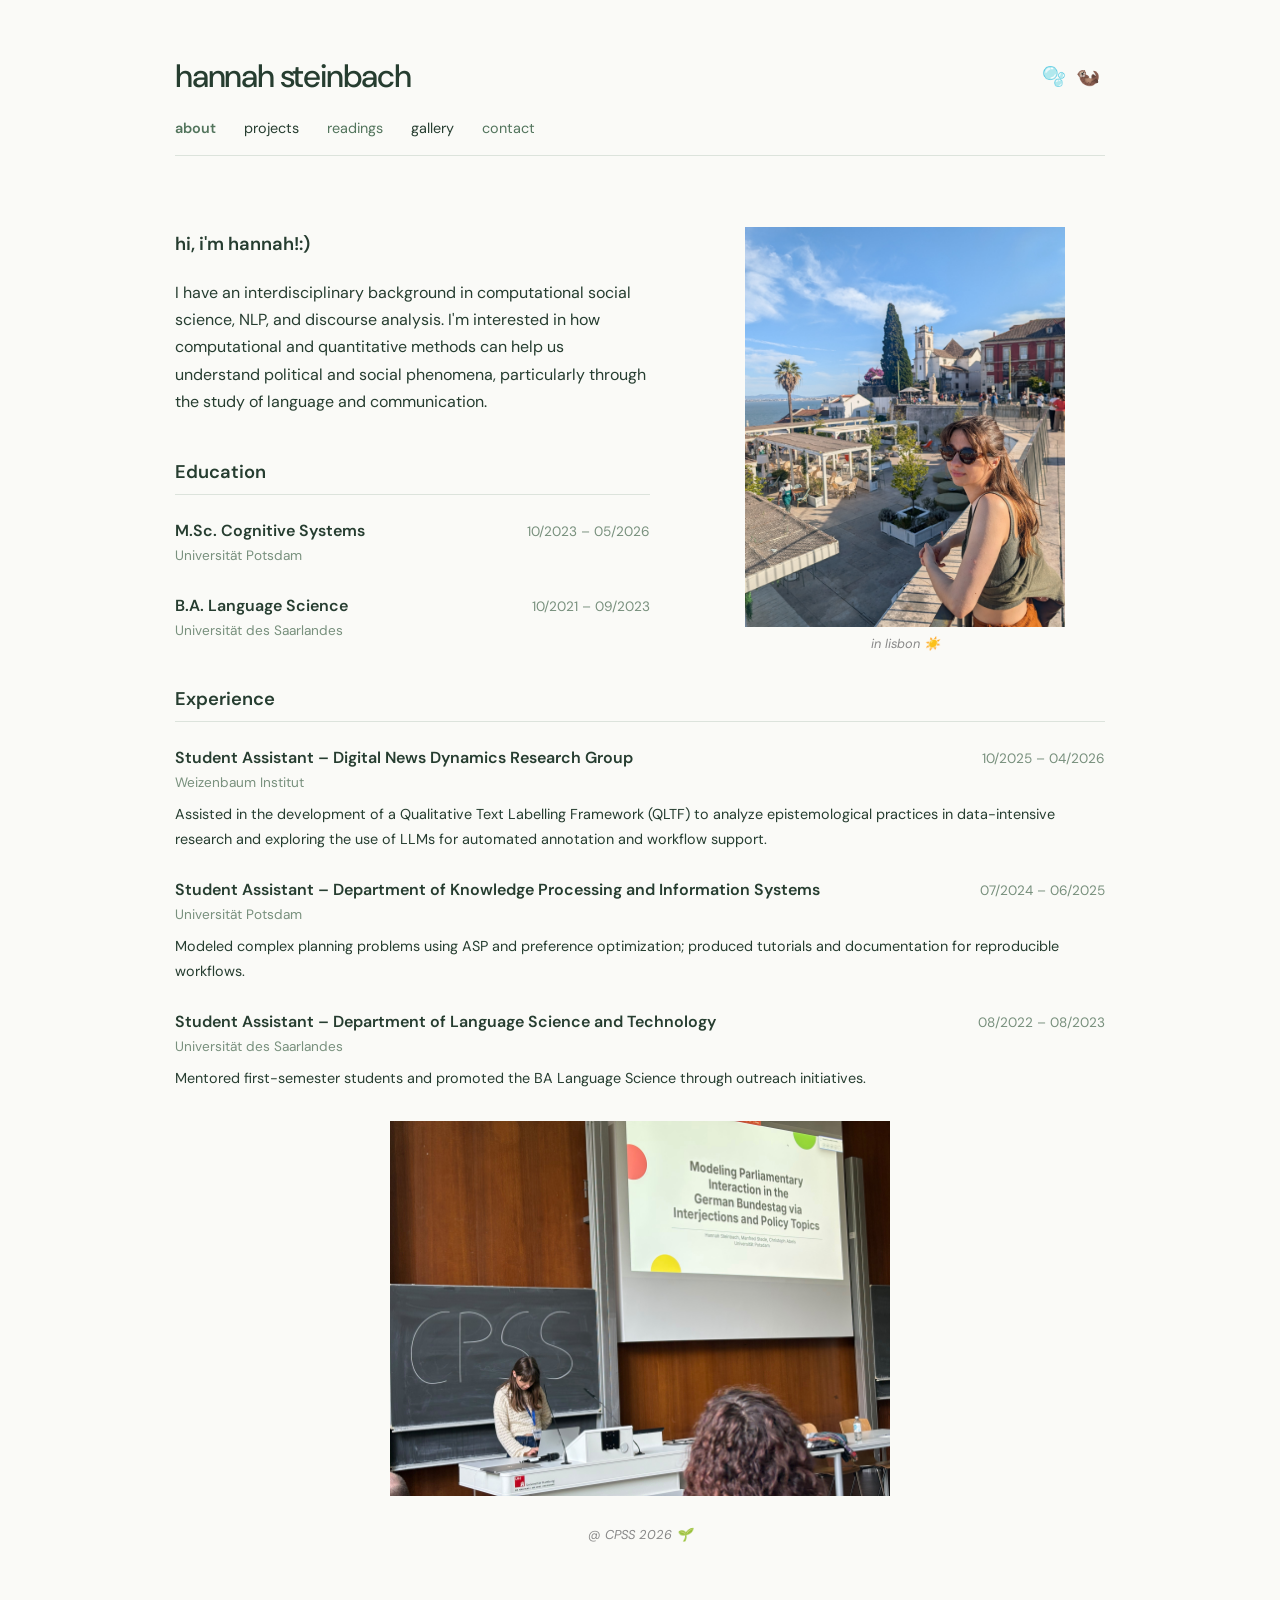
<file: index.html>
<!DOCTYPE html>
<html lang="en">
<head>
  <meta charset="UTF-8">
  <meta name="viewport" content="width=device-width, initial-scale=1.0">
  <title>hannah steinbach</title>
  <link rel="stylesheet" href="style.css">
</head>

<body>

  <header class="topbar">
    <div class="title-row">
      <h1>hannah steinbach</h1>
      <span class="symbols">
        <button class="quote-button" onclick="toggleQuote()">🫧</button>
        🦦
      </span>
    </div>

    <p id="bubble-quote" class="bubble-quote">
      "if you're truly wild at heart, you'll fight for your dreams"
    </p>

    <nav>
      <a href="index.html" class="active">about</a>
      <a href="sections/projects.html">projects</a>
      <a href="sections/readings.html">readings</a>
      <a href="sections/gallery.html">gallery</a>
      <a href="sections/contact.html">contact</a>
    </nav>
  </header>

  <main class="page-content">

    <!-- TOP ROW: INTRODUCTION / EDUCATION + LISBON -->

    <div class="about-intro">

      <div class="about-text">

        <div class="intro-text">
          <p>hi, i'm hannah!:)</p>
          <p>
            I have an interdisciplinary background in computational social science,
            NLP, and discourse analysis. I'm interested in how computational and
            quantitative methods can help us understand political and social phenomena,
            particularly through the study of language and communication.
          </p>
        </div>

        <section class="cv-section">
          <h2>Education</h2>

          <div class="cv-entry">
            <div class="cv-entry-heading">
              <strong>M.Sc. Cognitive Systems</strong>
              <span>10/2023 – 05/2026</span>
            </div>
            <p class="institution">Universität Potsdam</p>
          </div>

          <div class="cv-entry">
            <div class="cv-entry-heading">
              <strong>B.A. Language Science</strong>
              <span>10/2021 – 09/2023</span>
            </div>
            <p class="institution">Universität des Saarlandes</p>
          </div>
        </section>

      </div>

      <figure class="profile-figure">
        <img src="images/hannah_lisbon.JPG"
             alt="A portrait of Hannah"
             class="profile-picture">
        <figcaption>in lisbon ☀️</figcaption>
      </figure>

    </div>


    <!-- BOTTOM ROW: CPSS + EXPERIENCE -->

    <div class="about-bottom">
      <section class="cv-section experience-section">
        <h2>Experience</h2>

        <div class="cv-entry">
          <div class="cv-entry-heading">
            <strong>Student Assistant – Digital News Dynamics Research Group</strong>
            <span>10/2025 – 04/2026</span>
          </div>
          <p class="institution">Weizenbaum Institut</p>
          <p>
            Assisted in the development of a Qualitative Text Labelling
            Framework (QLTF) to analyze epistemological practices in
            data-intensive research and exploring the use of LLMs for
            automated annotation and workflow support.
          </p>
        </div>

        <div class="cv-entry">
          <div class="cv-entry-heading">
            <strong>Student Assistant – Department of Knowledge Processing
            and Information Systems</strong>
            <span>07/2024 – 06/2025</span>
          </div>
          <p class="institution">Universität Potsdam</p>
          <p>
            Modeled complex planning problems using ASP and preference
            optimization; produced tutorials and documentation for
            reproducible workflows.
          </p>
        </div>

        <div class="cv-entry">
          <div class="cv-entry-heading">
            <strong>Student Assistant – Department of Language Science
            and Technology</strong>
            <span>08/2022 – 08/2023</span>
          </div>
          <p class="institution">Universität des Saarlandes</p>
          <p>
            Mentored first-semester students and promoted the BA Language
            Science through outreach initiatives.
          </p>
        </div>

      <figure class="cpss-figure">
        <img src="images/cpss.JPG"
             alt="At CPSS">
        <figcaption>@ CPSS 2026 🌱</figcaption>
      </figure>
      </section>


    </div>

  </main>

  <script>
    function toggleQuote() {
      document.getElementById("bubble-quote")
        .classList.toggle("visible");
    }
  </script>

</body>
</html>
```
</file>
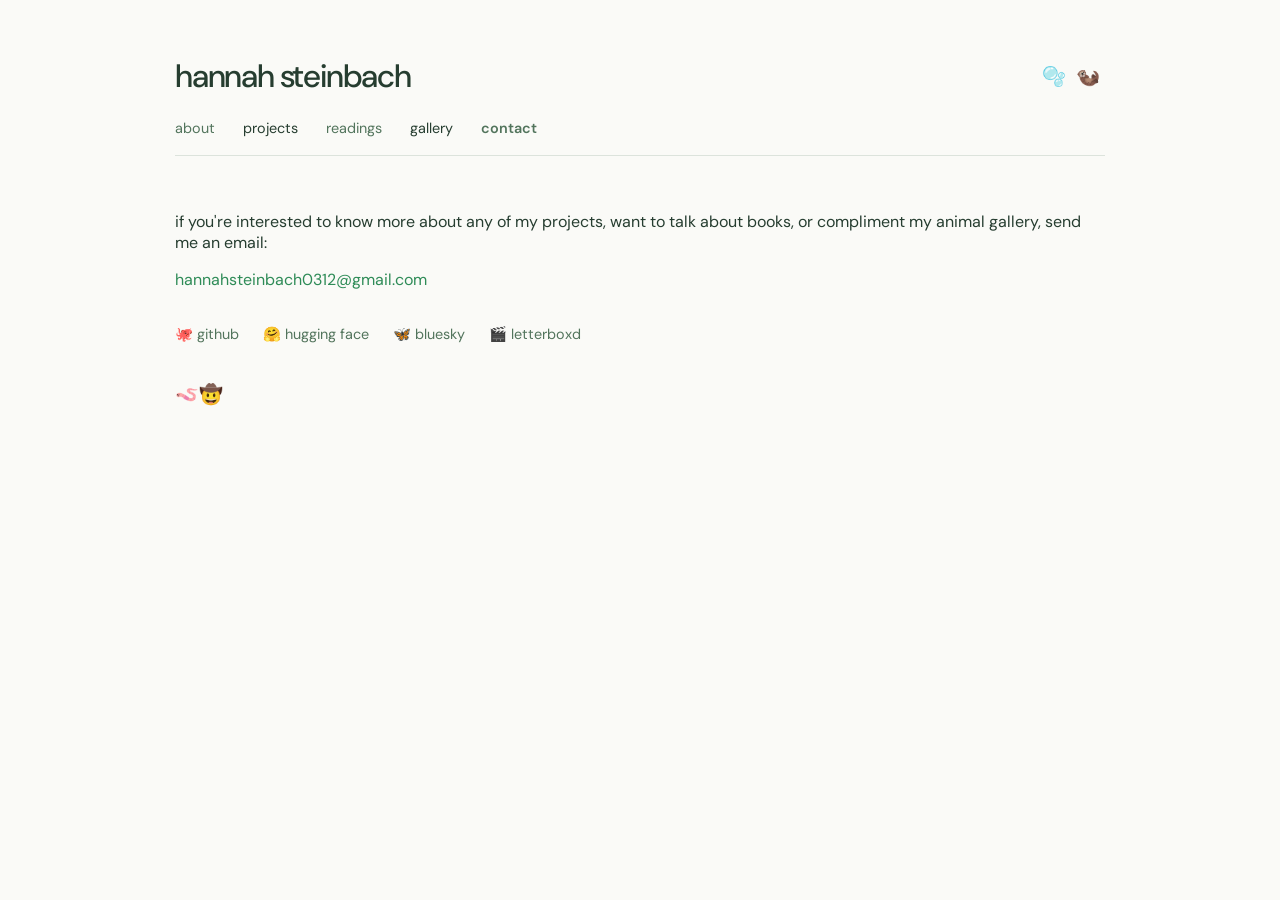
<file: sections/contact.html>
<!DOCTYPE html>
<html lang="en">
<head>
  <meta charset="UTF-8">
  <meta name="viewport" content="width=device-width, initial-scale=1.0">
  <title>hannah steinbach</title>
  <link rel="stylesheet" href="../style.css">
</head>

<body>
  <header class="topbar">
      <div class="title-row">
        <h1>hannah steinbach</h1>
        <span class="symbols">
         <button class="quote-button" onclick="toggleQuote()">🫧</button>
            🦦
        </span>
      </div>

      <p id="bubble-quote" class="bubble-quote">
        "if you're truly wild at heart, you'll fight for your dreams"
      </p>
  <nav>
    <a href="../index.html">about</a>
    <a href="projects.html">projects</a>
    <a href="readings.html">readings</a>
    <a href="gallery.html">gallery</a>
    <a href="contact.html" class="active">contact</a>
  </nav>
</header>


<main class="page-content">

  <p>
    if you're interested to know more about any of my projects,
    want to talk about books, or compliment my animal gallery,
    send me an email:
  </p>

  <p>
    <a class="email-link" href="mailto:hannahsteinbach0312@gmail.com">
      hannahsteinbach0312@gmail.com
    </a>
  </p>

  <div class="social-links">
      <a href="https://github.com/hannahsteinbach" target="_blank">🐙 github</a>
    <a href="https://huggingface.co/hannahsteinbach" target="_blank">🤗 hugging face</a>
    <a href="https://bsky.app/profile/hannahwithh.bsky.social" target="_blank">🦋 bluesky</a>
    <a href="https://letterboxd.com/hannahfarquaad/" target="_blank">🎬 letterboxd</a>
  </div>
    <button class="clorm-button" onclick="toggleClorms()">
  🪱🤠
    </button>

    <div id="clorms-picture" class="clorms-picture">
      <img
        src="../images/clormies.jpg"
        alt="Clorms on the fridge"
        class="project-image"
      >
    </div>
</main>
  <script>
  function toggleClorms() {
    document.getElementById("clorms-picture")
      .classList.toggle("visible");
  }
</script>
<script>
  function toggleQuote() {
    document.getElementById("bubble-quote")
      .classList.toggle("visible");
  }
</script>
</body>
</html>
</file>
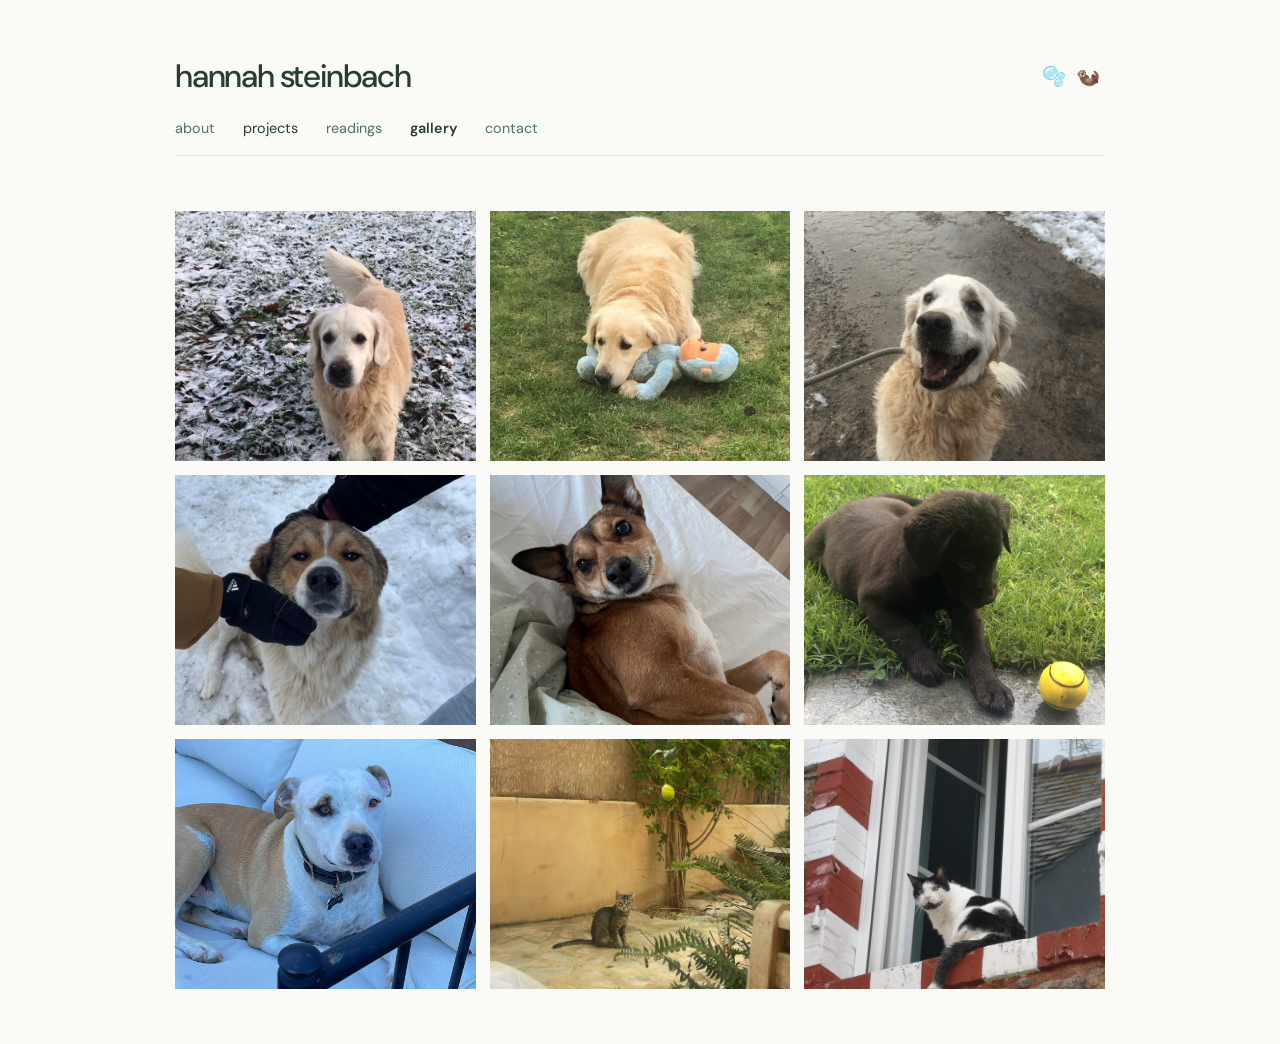
<file: sections/gallery.html>
<!DOCTYPE html>
<html lang="en">
<head>
  <meta charset="UTF-8">
  <meta name="viewport" content="width=device-width, initial-scale=1.0">
  <title>hannah steinbach</title>
  <link rel="stylesheet" href="../style.css">
</head>

<body>

  <header class="topbar">
      <div class="title-row">
        <h1>hannah steinbach</h1>
        <span class="symbols">
         <button class="quote-button" onclick="toggleQuote()">🫧</button>
            🦦
        </span>
      </div>

      <p id="bubble-quote" class="bubble-quote">
        "if you're truly wild at heart, you'll fight for your dreams"
      </p>

  <nav>
    <a href="../index.html">about</a>
    <a href="projects.html">projects</a>
    <a href="readings.html">readings</a>
    <a href="gallery.html" class="active">gallery</a>
    <a href="contact.html">contact</a>
  </nav>
</header>
<section class="photo-grid">
  <img src="../images/cooper.JPG" alt="Dog">
  <img src="../images/cooper5.JPG" alt="Dog">
  <img src="../images/cooper3.png" alt="Dog">
  <img src="../images/palinka.jpeg" alt="Dog">
  <img src="../images/druji.jpeg" alt="Dog">
  <img src="../images/romybaby.png" alt="Dog">

  <img src="../images/archie.JPG" alt="Dog">

  <img src="../images/mallorcacat.JPG" alt="Cat">
  <img src="../images/st.malo.cat.JPG" alt="Cat">
</section>
<script>
  function toggleQuote() {
    document.getElementById("bubble-quote")
      .classList.toggle("visible");
  }
</script>
</body>
</html>
</file>
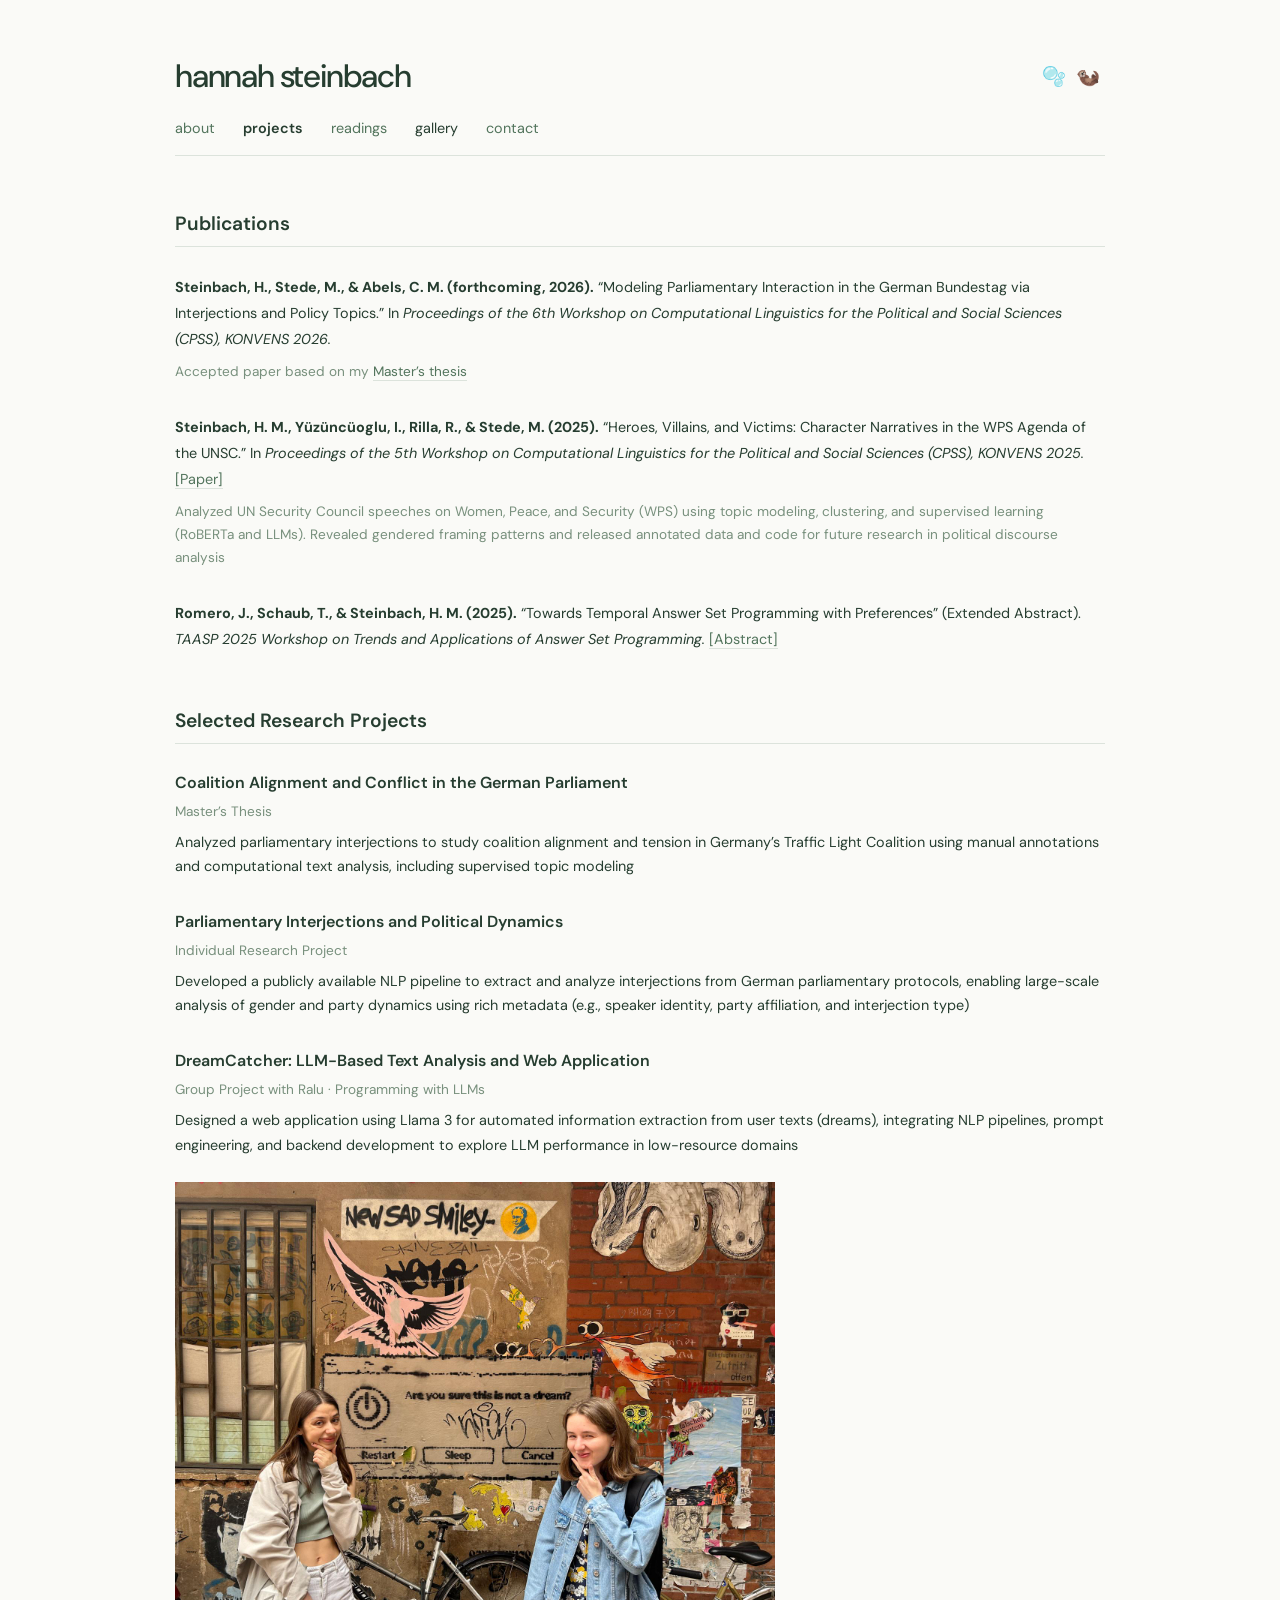
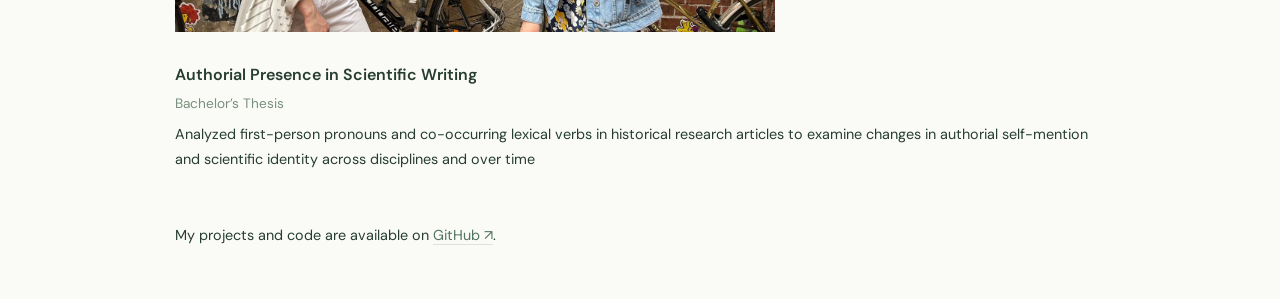
<file: sections/projects.html>
<!DOCTYPE html>
<html lang="en">
<head>
  <meta charset="UTF-8">
  <meta name="viewport" content="width=device-width, initial-scale=1.0">
  <title>hannah steinbach</title>
  <link rel="stylesheet" href="../style.css">
</head>

<body>
  <header class="topbar">
      <div class="title-row">
        <h1>hannah steinbach</h1>
        <span class="symbols">
         <button class="quote-button" onclick="toggleQuote()">🫧</button>
            🦦
        </span>
      </div>

      <p id="bubble-quote" class="bubble-quote">
        "if you're truly wild at heart, you'll fight for your dreams"
      </p>
  <nav>
    <a href="../index.html">about</a>
    <a href="projects.html" class="active">projects</a>
    <a href="readings.html">readings</a>
    <a href="gallery.html">gallery</a>
    <a href="contact.html">contact</a>
  </nav>
</header>
<main class="page-content">
  <section class="project-section">
    <h2>Publications</h2>

    <div class="project-entry">
      <p class="publication-citation">
        <strong>Steinbach, H., Stede, M., &amp; Abels, C. M. (forthcoming, 2026).</strong>
        “Modeling Parliamentary Interaction in the German Bundestag via
        Interjections and Policy Topics.” In
        <em>Proceedings of the 6th Workshop on Computational Linguistics
        for the Political and Social Sciences (CPSS), KONVENS 2026.</em>
      </p>
      <p class="project-description">
        Accepted paper based on my <a href="#coalition-alignment">Master’s thesis</a>
      </p>
    </div>

    <div class="project-entry">
      <p class="publication-citation">
        <strong>Steinbach, H. M., Yüzüncüoglu, I., Rilla, R., &amp; Stede, M. (2025).</strong>
        “Heroes, Villains, and Victims: Character Narratives in the WPS Agenda
        of the UNSC.” In
        <em>Proceedings of the 5th Workshop on Computational Linguistics
        for the Political and Social Sciences (CPSS), KONVENS 2025.</em>
        <a href="https://aclanthology.org/2025.konvens-2.5/" target="_blank" rel="noopener noreferrer">[Paper]</a>
      </p>
      <p class="project-description">
        Analyzed UN Security Council speeches on Women, Peace, and Security
        (WPS) using topic modeling, clustering, and supervised learning
        (RoBERTa and LLMs). Revealed gendered framing patterns and released
        annotated data and code for future research in political discourse analysis
      </p>
    </div>

    <div class="project-entry">
      <p class="publication-citation">
        <strong>Romero, J., Schaub, T., &amp; Steinbach, H. M. (2025).</strong>
        “Towards Temporal Answer Set Programming with Preferences”
        (Extended Abstract). <em>TAASP 2025 Workshop on Trends and Applications
        of Answer Set Programming.</em>
          <a href="https://taasp.at/2025/assets/paper/12_Towards_Temporal_Answer_Set.pdf" target="_blank" rel="noopener noreferrer">[Abstract]</a>
      </p>
    </div>
  </section>


  <section class="project-section">
    <h2>Selected Research Projects</h2>

    <div class="project-entry" id="coalition-alignment">
      <h3>Coalition Alignment and Conflict in the German Parliament</h3>
      <p class="project-meta">Master’s Thesis </p>
      <p>
        Analyzed parliamentary interjections to study coalition alignment and tension in Germany’s Traffic Light Coalition using manual
          annotations and computational text analysis, including supervised topic modeling
      </p>
    </div>

    <div class="project-entry">
      <h3>Parliamentary Interjections and Political Dynamics</h3>
      <p class="project-meta">Individual Research Project</p>
      <p>
        Developed a publicly available NLP pipeline to extract and analyze
        interjections from German parliamentary protocols, enabling large-scale
        analysis of gender and party dynamics using rich metadata (e.g.,
        speaker identity, party affiliation, and interjection type)
      </p>
    </div>

    <div class="project-entry">
      <h3>DreamCatcher: LLM-Based Text Analysis and Web Application</h3>
      <p class="project-meta">Group Project with Ralu · Programming with LLMs</p>
      <p>
        Designed a web application using Llama 3 for automated information
        extraction from user texts (dreams), integrating NLP pipelines,
        prompt engineering, and backend development to explore LLM performance
        in low-resource domains
      </p>
        <img
            src="../images/dreamcatcher.jpg"
            alt="Ralu and Hannah in front of a mural saying 'Are you sure this is not a dream? and options 'Restart', 'Sleep', 'Cancel''"
            class="project-image"
          >
    </div>

    <div class="project-entry">
      <h3>Authorial Presence in Scientific Writing</h3>
      <p class="project-meta">Bachelor’s Thesis</p>
      <p>
        Analyzed first-person pronouns and co-occurring lexical verbs in
        historical research articles to examine changes in authorial
        self-mention and scientific identity across disciplines and over time
      </p>
    </div>
  </section>

  <p class="github-link">
    My projects and code are available on
    <a href="https://github.com/hannahsteinbach" target="_blank" rel="noopener noreferrer">GitHub ↗</a>.
  </p>

</main>
<script>
  function toggleQuote() {
    document.getElementById("bubble-quote")
      .classList.toggle("visible");
  }
</script>
</body>
</html>
</file>
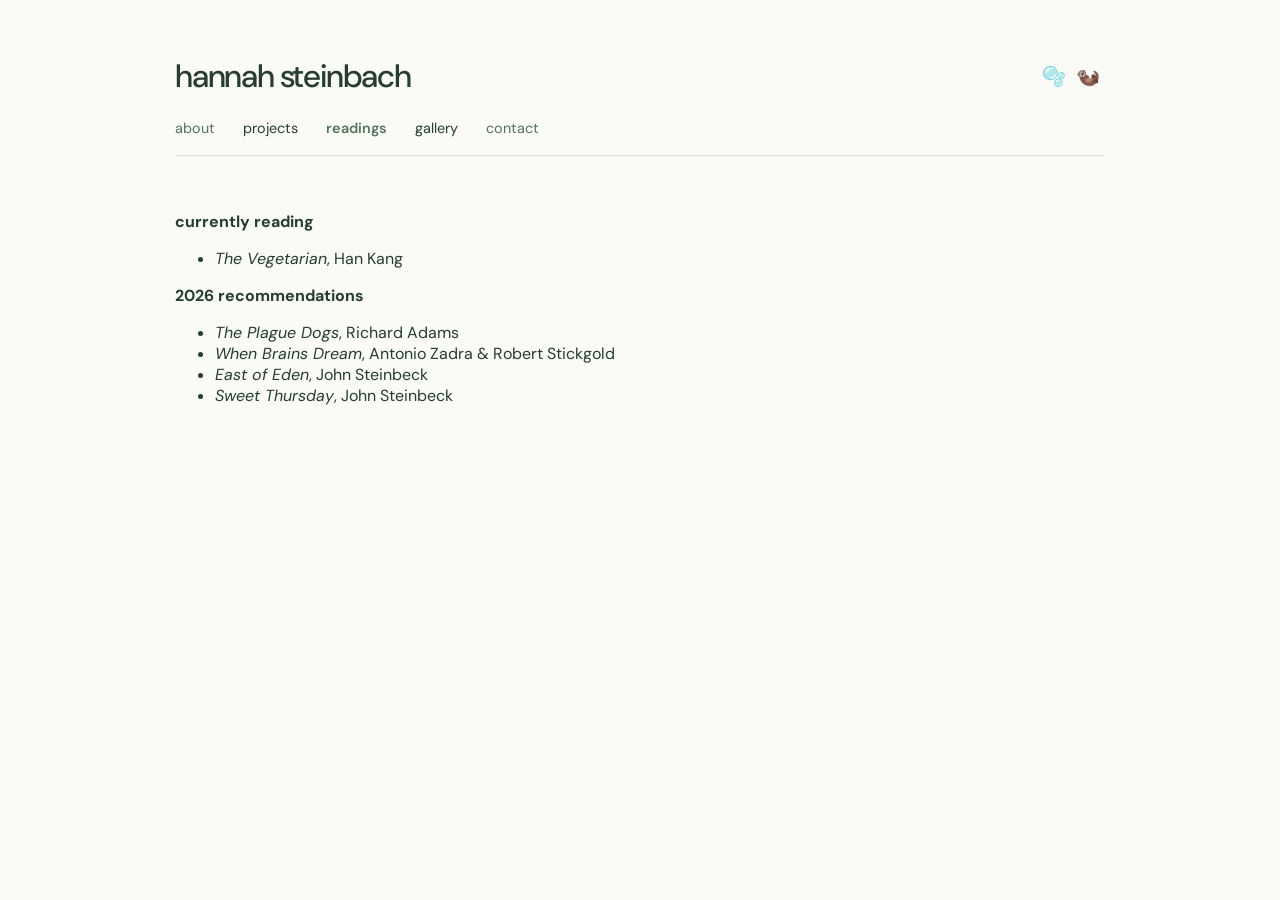
<file: sections/readings.html>
<!DOCTYPE html>
<html lang="en">
<head>
  <meta charset="UTF-8">
  <meta name="viewport" content="width=device-width, initial-scale=1.0">
  <title>hannah steinbach</title>
  <link rel="stylesheet" href="../style.css">
</head>

<body>
  <header class="topbar">
      <div class="title-row">
        <h1>hannah steinbach</h1>
        <span class="symbols">
         <button class="quote-button" onclick="toggleQuote()">🫧</button>
            🦦
        </span>
      </div>

      <p id="bubble-quote" class="bubble-quote">
        "if you're truly wild at heart, you'll fight for your dreams"
      </p>

  <nav>
    <a href="../index.html">about</a>
    <a href="projects.html">projects</a>
    <a href="readings.html" class="active">readings</a>
    <a href="gallery.html">gallery</a>
    <a href="contact.html">contact</a>
  </nav>
</header>
<main class="page-content">
<section><b>currently reading</b>
<ul>
    <li> <i>The Vegetarian</i>, Han Kang</li>
</ul>
</section>


<section><b>2026 recommendations</b>
<ul>
    <li> <i>The Plague Dogs</i>, Richard Adams</li>
    <li> <i>When Brains Dream</i>, Antonio Zadra & Robert Stickgold</li>
    <li> <i>East of Eden</i>, John Steinbeck</li>
    <li> <i>Sweet Thursday</i>, John Steinbeck</li>
</ul>
</section>
</main>
<script>
  function toggleQuote() {
    document.getElementById("bubble-quote")
      .classList.toggle("visible");
  }
</script>
</body>
</html>
</file>
<file: style.css>
@import url('https://fonts.googleapis.com/css2?family=DM+Sans:wght@400;500;600;700&display=swap');

/* GENERAL */
.quote-button {
  background: none;
  border: none;
  padding: 0;
  cursor: pointer;
  font: inherit;
}

.quote-button:hover {
  transform: scale(1.2);
}

.bubble-quote {
  display: none;
  font-size: 0.8rem;
  font-style: italic;
  color: #71816b;
  margin-top: 12px;
}

.bubble-quote.visible {
  display: block;
}

body {
  background-color: #fafaf7;
  color: #263d30;
  font-family: 'DM Sans', sans-serif;
  margin: 0;
  padding: 0;
}

/* HEADER */

.topbar {
  max-width: 1000px;
  margin: 55px auto 0;
  padding: 0 35px;
  box-sizing: border-box;
}

.title-row {
  display: flex;
  justify-content: space-between;
  align-items: center;
}

.title-row h1 {
  margin: 0;
  font-size: 2rem;
  font-weight: 500;
  letter-spacing: -1.2px;
  color: #263d30;
}

.symbols {
  font-size: 1.2rem;
  letter-spacing: 5px;
  transition: transform 0.4s ease;
}

.symbols:hover {
  transform: rotate(12deg);
}

nav {
  display: flex;
  flex-wrap: wrap;
  gap: 28px;
  margin-top: 22px;
  padding-bottom: 18px;
  border-bottom: 1px solid #dce3dc;
}

nav a {
  text-decoration: none;
  color: #52745c;
  font-size: 0.9rem;
  font-weight: 400;
  transition: opacity 0.2s ease;
}

nav a:nth-child(even) {
  color: #263d30;
}

nav a:hover {
  opacity: 0.55;
}

nav a.active {
  font-weight: 600;
}

/* IMAGES */

img {
  width: 200px;
  display: block;
  margin: 20px auto;
}

/* PAGE CONTENT */

.page-content {
  max-width: 1000px;
  margin: 55px auto;
  padding: 0 35px;
  box-sizing: border-box;
}

.page-content p {
  max-width: 1000px;
}

.page-content img {
  width: 200px;
  height: auto;
  display: block;
  margin: 30px auto;
}

/* EMAIL LINKS */

a.email-link {
  color: seagreen;
  text-decoration: none;
  border-bottom: 1px solid transparent;
  transition: 0.2s ease;
}

a.email-link:hover {
  border-color: seagreen;
}

/* PHOTO GRID */

.photo-grid {
  max-width: 1000px;
  margin: 55px auto;
  padding: 0 35px;
  box-sizing: border-box;

  display: grid;
  grid-template-columns: repeat(3, 1fr);
  gap: 14px;
}

.photo-grid img {
  width: 100%;
  height: 250px;
  object-fit: cover;
  display: block;
  margin: 0;
  transition: opacity 0.3s ease;
}

.photo-grid img:hover {
  opacity: 0.85;
}

/* MOBILE */

@media (max-width: 650px) {
  .topbar {
    margin-top: 35px;
    padding: 0 20px;
  }

  nav {
    gap: 18px;
  }

  #about {
    padding: 25px 20px;
  }

  .photo-grid {
    grid-template-columns: repeat(2, 1fr);
    gap: 8px;
    padding: 0 16px;
  }

  .photo-grid img {
    height: 180px;
  }
}

/* CV LAYOUT */

.about-intro {
  display: flex;
  align-items: flex-start;
  gap: 55px;
}

.about-text {
  flex: 1;
  min-width: 0;
}

.cv-section {
  margin-bottom: 45px;
}

.cv-section h2 {
  font-size: 1.15rem;
  font-weight: 600;
  margin: 0 0 25px;
  padding-bottom: 10px;
  border-bottom: 1px solid #dce3dc;
}

.cv-entry {
  margin-bottom: 28px;
}

.cv-entry-heading {
  display: flex;
  justify-content: space-between;
  align-items: baseline;
  gap: 20px;
  color: #263d30;
}

.cv-entry-heading strong {
  font-weight: 600;
}

.cv-entry-heading span {
  color: #78907d;
  font-size: 0.85rem;
  white-space: nowrap;
}

.cv-entry p {
  font-size: 0.9rem;
  line-height: 1.7;
  margin: 8px 0 0;
}

.cv-entry .institution {
  color: #78907d;
  margin-top: 3px;
  font-size: 0.85rem;
}

@media (max-width: 750px) {
  .about-intro {
    flex-direction: column-reverse;
    gap: 30px;
  }

  .cv-entry-heading {
    flex-direction: column;
    gap: 4px;
  }

  .cv-entry-heading span {
    white-space: normal;
  }
}

.profile-picture {
  width: 320px;
  height: 400px;
  object-fit: cover;
  margin: 0;
  display: block;
}
.profile-figure figcaption,
.cpss-figure figcaption {
  font-size: 0.8rem;
  color: #888;
  margin-top: 8px;
  font-style: italic;
    text-align: center;
}

/* Mobile */
@media (max-width: 650px) {
  .about-intro {
    flex-direction: column-reverse;
    gap: 25px;
  }

  .profile-picture {
    width: 100%;
    max-width: 320px;
    height: 380px;
  }
}
.about-intro .profile-picture {
  width: 320px;
  height: 400px;
  max-width: none;
  object-fit: cover;
  display: block;
  margin: 0;
  flex-shrink: 0;
}

.intro-text {
  margin-bottom: 45px;
  line-height: 1.7;
}

.intro-text p:first-child {
  font-size: 1.15rem;
  font-weight: 600;
  color: #263d30;
}
/* PROJECTS PAGE */

.project-section {
  margin-bottom: 55px;
    width:100%
}

.project-section h2 {
  font-size: 1.2rem;
  font-weight: 600;
  margin-bottom: 28px;
  padding-bottom: 10px;
  border-bottom: 1px solid #dce3dc;
}

.project-entry {
  margin-bottom: 32px;
}

.project-entry h3 {
  font-size: 1rem;
  font-weight: 600;
  margin: 0 0 6px;
}

.project-entry p {
  font-size: 0.9rem;
  line-height: 1.7;
  margin: 7px 0;
}

.project-meta,
.project-description {
  color: #78907d;
  font-size: 0.85rem !important;
}

.publication-citation {
  line-height: 1.8 !important;
}

.project-entry a,
.github-link a {
  color: #52745c;
  text-decoration: none;
  border-bottom: 1px solid #dce3dc;
}

.project-entry a:hover,
.github-link a:hover {
  opacity: 0.6;
}

.github-link {
  margin-top: 45px;
  font-size: 0.9rem;
}
.social-links {
  display: flex;
  flex-wrap: wrap;
  gap: 24px;
  margin-top: 35px;
}

.social-links a {
  color: #52745c;
  text-decoration: none;
  font-size: 0.9rem;
  transition: opacity 0.2s ease;
}

.social-links a:hover {
  opacity: 0.55;
}
.project-entry img.project-image {
  width: 100%;
  max-width: 600px;
  height: auto;
  display: block;
  margin: 25px 0;
}
.clorm-button {
  background: none;
  border: none;
  padding: 0;
  font-size: 1.2rem;
  cursor: pointer;
  margin-top: 40px;
  display: block;
}

.clorm-button:hover {
  transform: scale(1.15);
}

.clorms-picture {
  display: none;
  margin-top: 20px;
}

.clorms-picture.visible {
  display: block;
}

.clorms-picture img {
  max-width: 100%;
  height: auto;
}

.profile-figure .cpss-image {
  width: 400px;
  max-width: 100%;
  height: auto;
  margin-top: 30px;
}
.cpss-figure img {
  width: 100%;
  max-width: 500px;
  height: auto;
}
</file>
